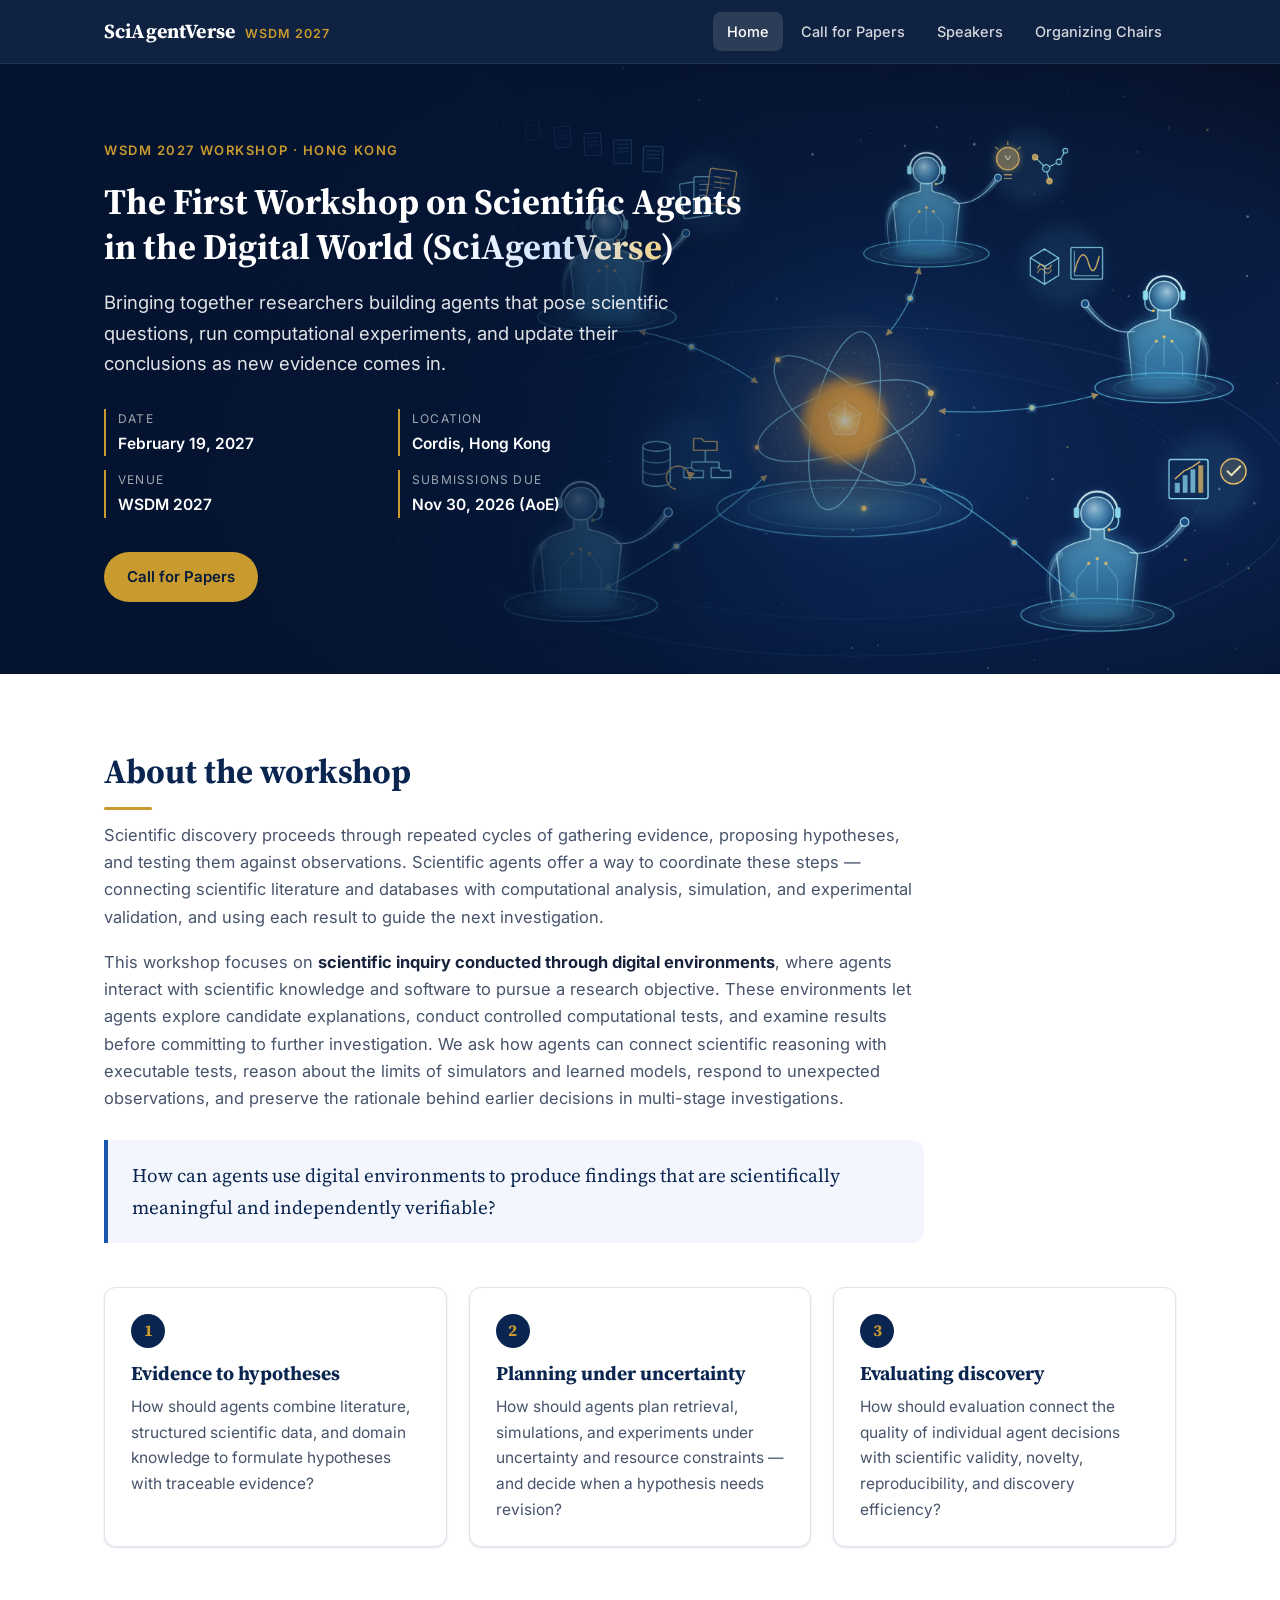
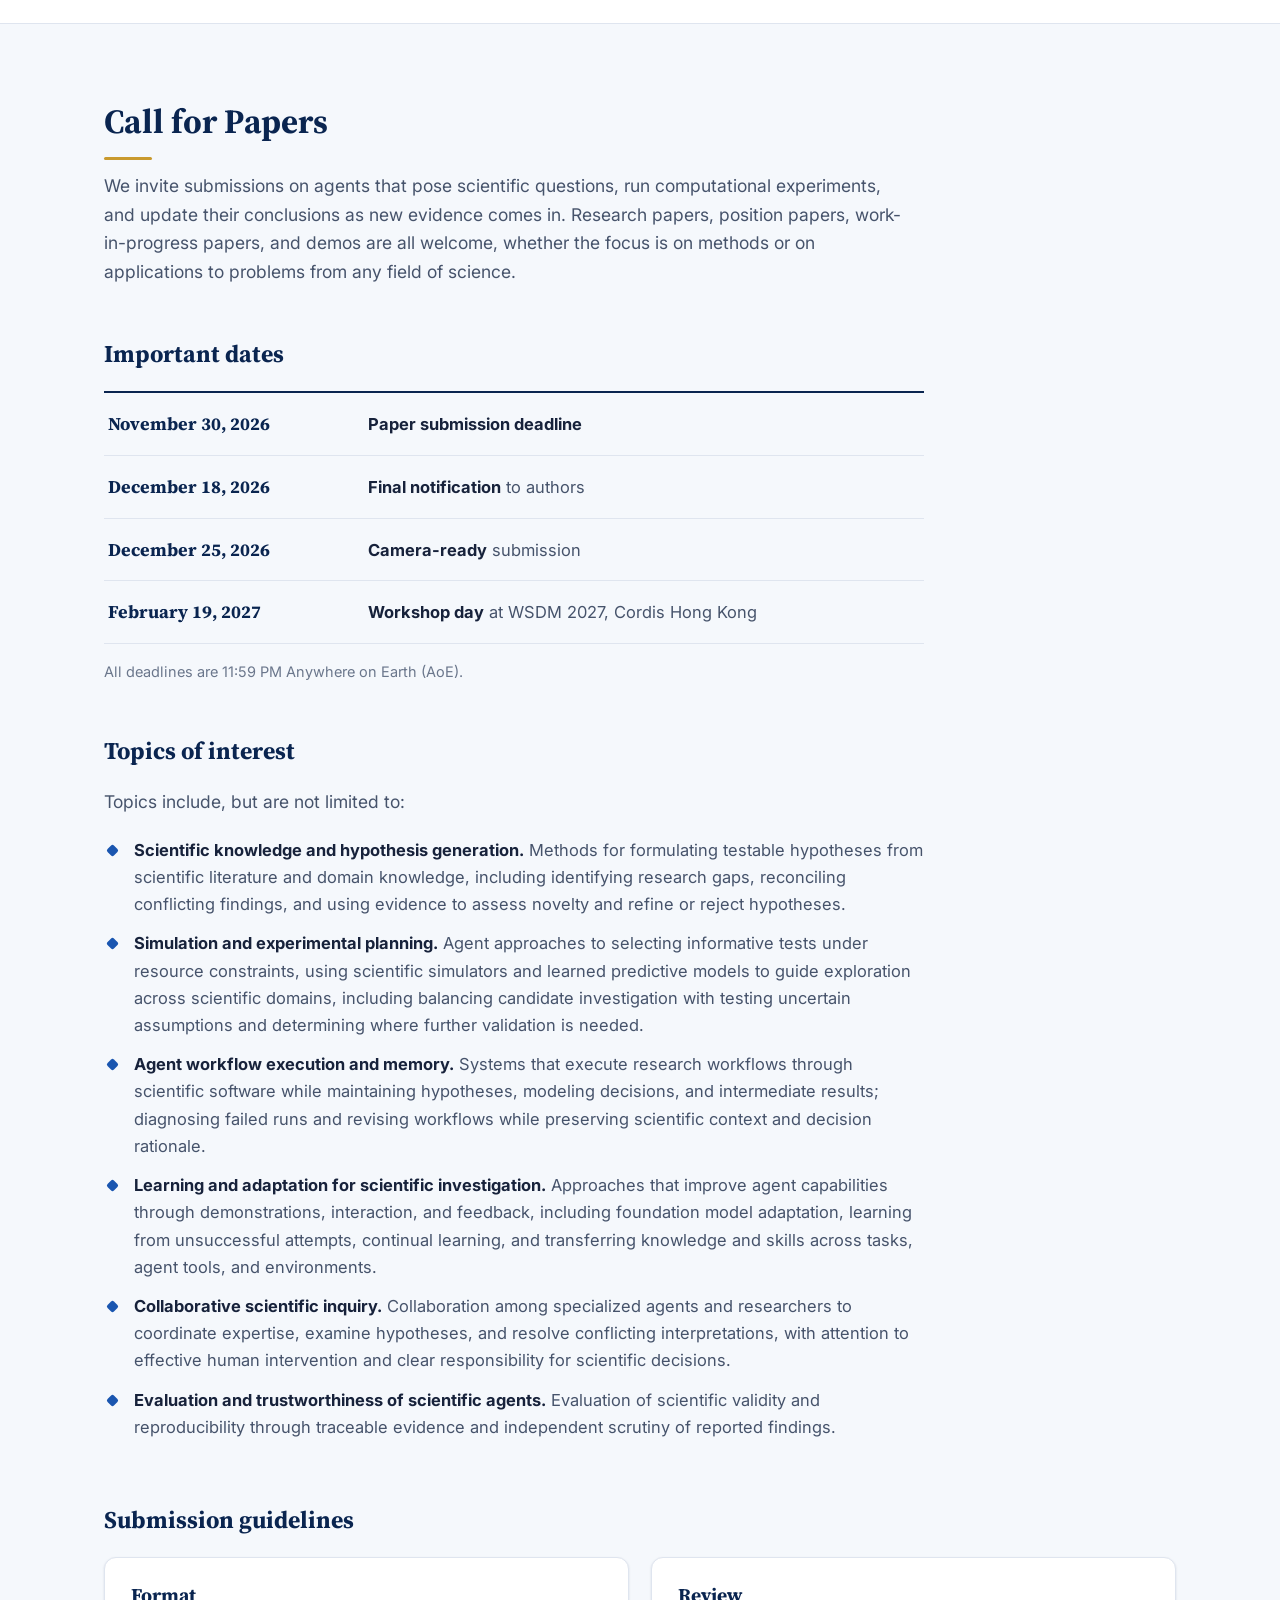
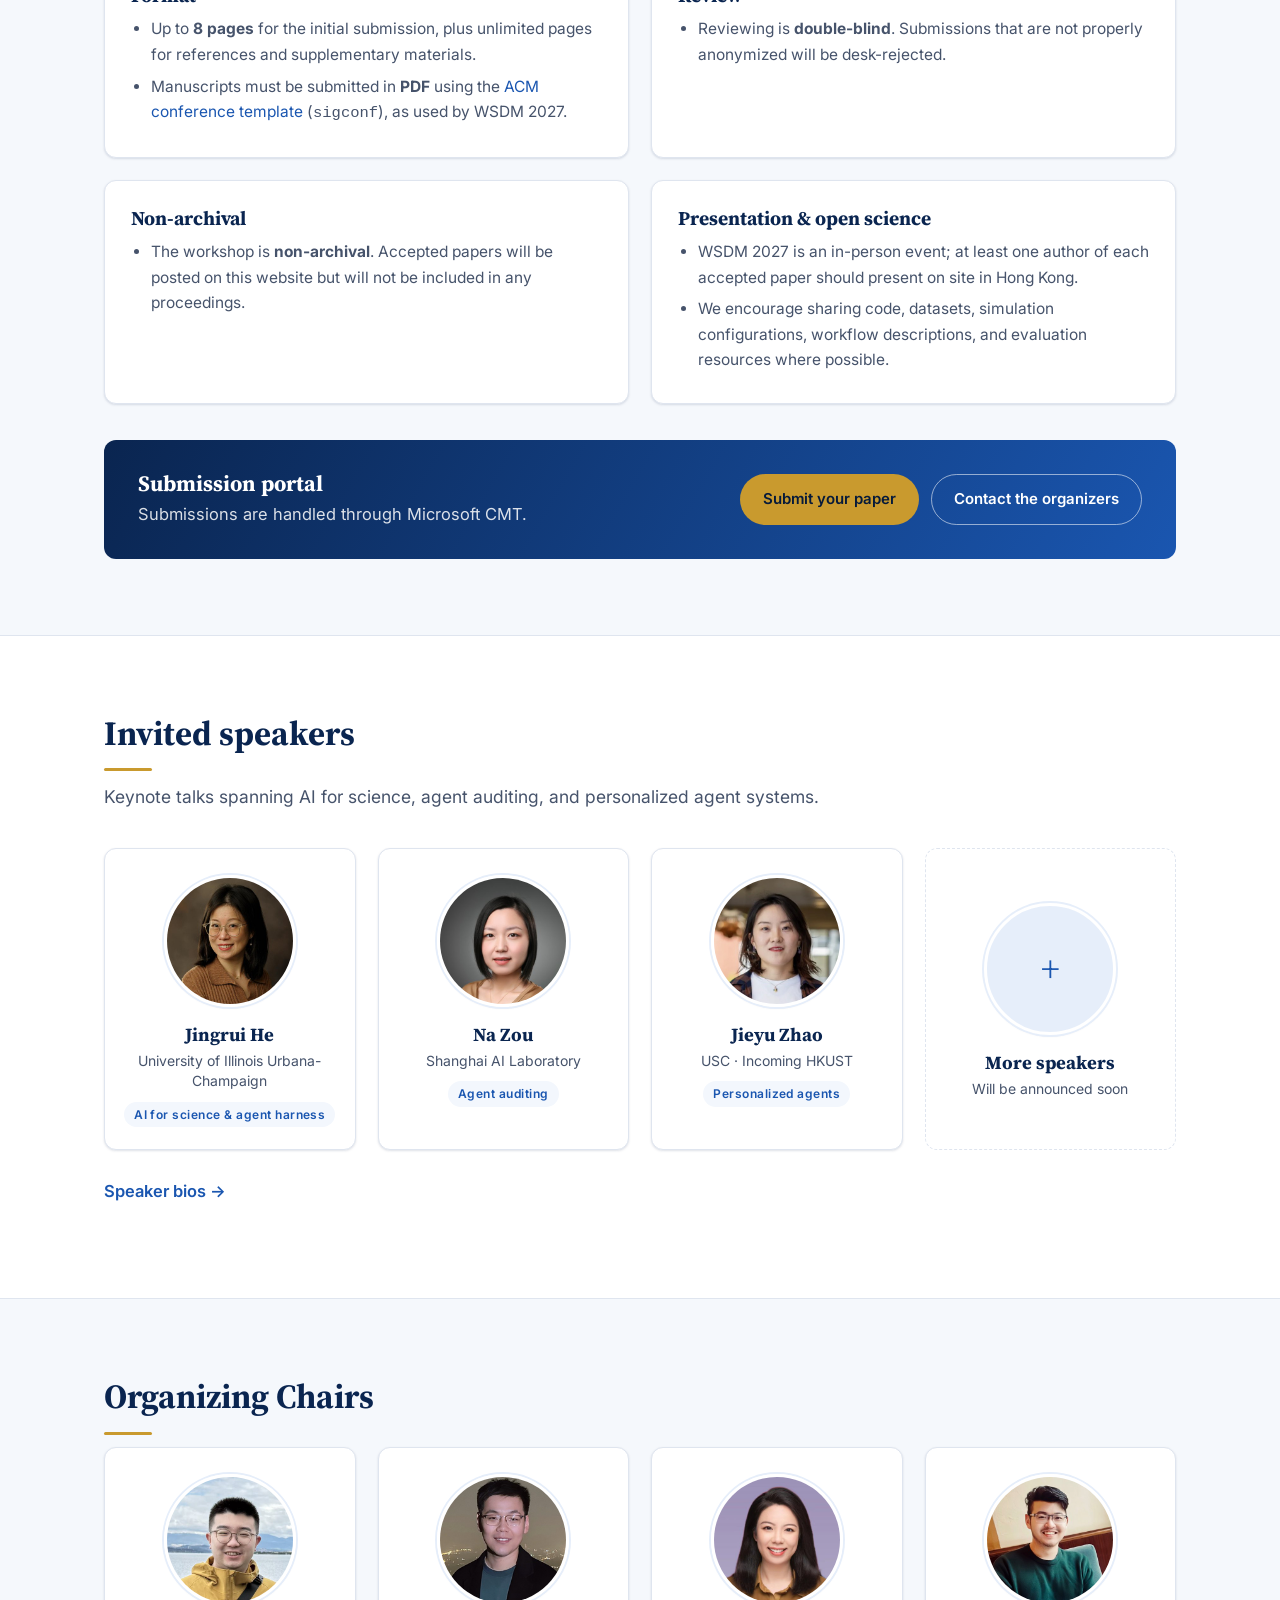
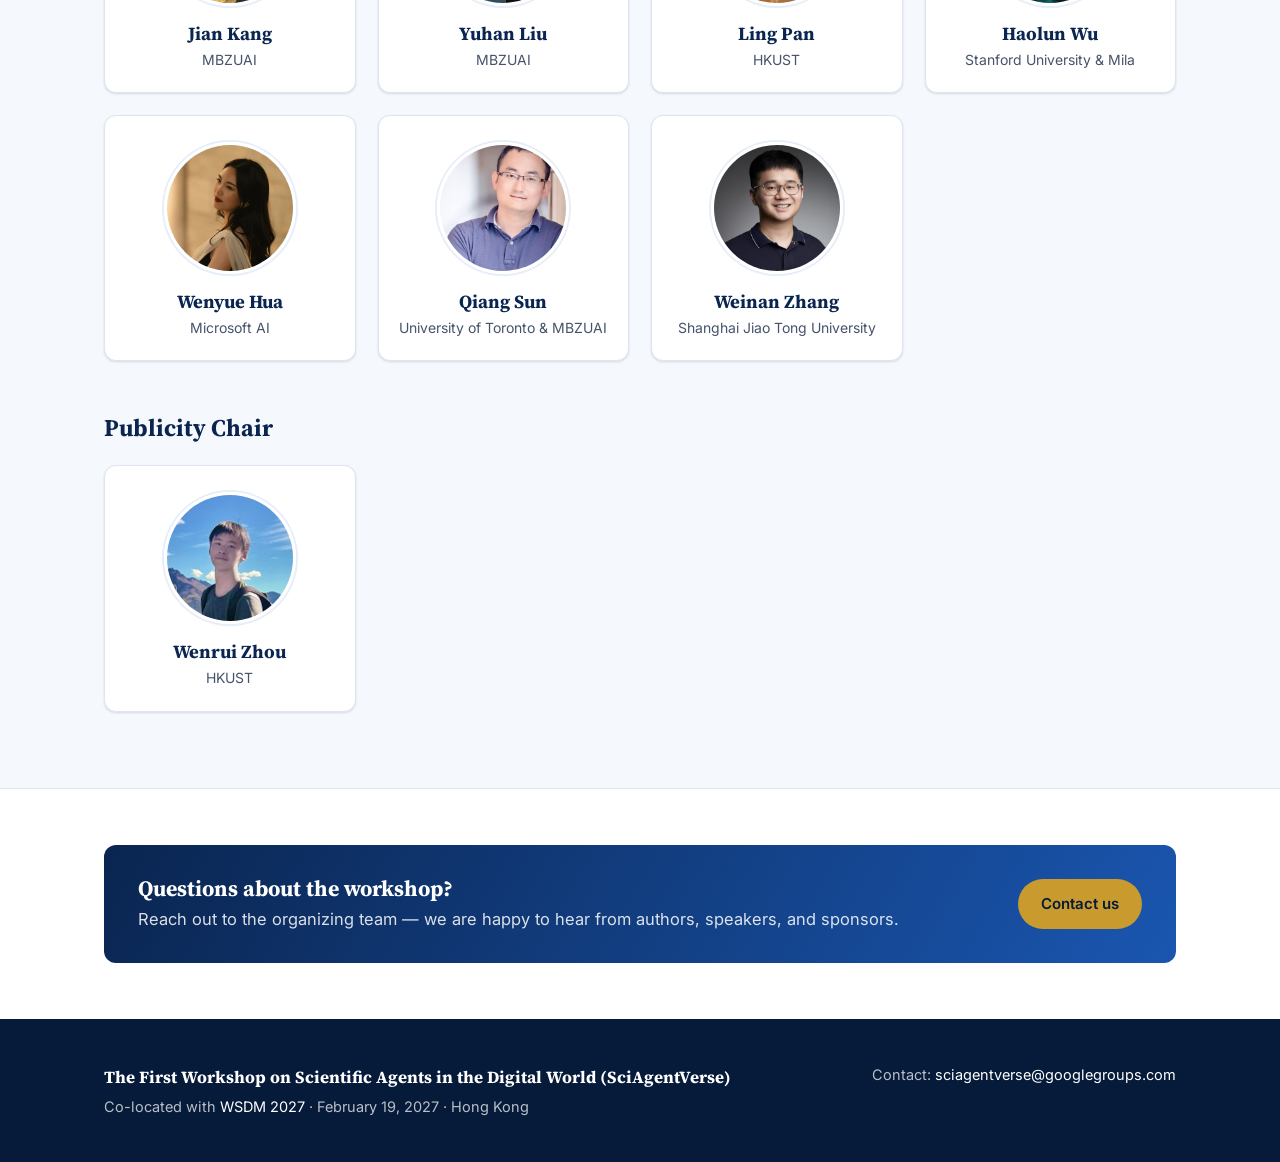
<file: index.html>
<!DOCTYPE html>
<html lang="en">
<head>
  <meta charset="UTF-8">
  <meta name="viewport" content="width=device-width, initial-scale=1.0">
  <title>The First Workshop on Scientific Agents in the Digital World (SciAgentVerse) · WSDM 2027</title>
  <meta name="description" content="The First Workshop on Scientific Agents in the Digital World (SciAgentVerse), co-located with WSDM 2027 in Hong Kong on February 19, 2027.">
  <meta property="og:title" content="The First Workshop on Scientific Agents in the Digital World (SciAgentVerse) · WSDM 2027">
  <meta property="og:description" content="Agents that pose scientific questions, run computational experiments, and update their conclusions as new evidence comes in. February 19, 2027 · Hong Kong.">
  <meta property="og:image" content="assets/img/hero-1000-new.jpg">
  <link rel="icon" href="assets/favicon.svg" type="image/svg+xml">
  <link rel="preconnect" href="https://fonts.googleapis.com">
  <link rel="preconnect" href="https://fonts.gstatic.com" crossorigin>
  <link href="https://fonts.googleapis.com/css2?family=Inter:wght@400;500;600;700&family=Source+Serif+4:opsz,wght@8..60,600;8..60,700&display=swap" rel="stylesheet">
  <link rel="stylesheet" href="css/style.css">
</head>
<body>

<nav class="site-nav">
  <div class="container">
    <a class="brand" href="index.html"><span class="name">SciAgentVerse</span><span class="venue">WSDM 2027</span></a>
    <button class="nav-toggle" aria-label="Toggle navigation" aria-expanded="false">&#9776;</button>
    <ul class="nav-links">
      <li><a href="index.html" class="active">Home</a></li>
      <li><a href="#cfp">Call for Papers</a></li>
      <li><a href="speakers.html">Speakers</a></li>
      <li><a href="#organizers">Organizing Chairs</a></li>
    </ul>
  </div>
</nav>

<section class="hero">
  <div class="container">
    <div class="hero-content">
      <span class="eyebrow">WSDM 2027 Workshop &middot; Hong Kong</span>
      <h1><span class="h1-full">The First Workshop on Scientific Agents in the Digital World</span> (<span class="h1-acronym">SciAgentVerse</span>)</h1>
      <p class="tagline">Bringing together researchers building agents that pose scientific questions, run computational experiments, and update their conclusions as new evidence comes in.</p>
      <dl class="hero-meta">
        <div><dt>Date</dt><dd>February 19, 2027</dd></div>
        <div><dt>Location</dt><dd>Cordis, Hong Kong</dd></div>
        <div><dt>Venue</dt><dd><a href="https://wsdm-conference.org/2027/" target="_blank" rel="noopener">WSDM 2027</a></dd></div>
        <div><dt>Submissions due</dt><dd>Nov 30, 2026 (AoE)</dd></div>
      </dl>
      <div class="btn-row">
        <a class="btn btn-primary" href="#cfp">Call for Papers</a>
      </div>
    </div>
  </div>
</section>

<section class="block" id="about">
  <div class="container">
    <h2 class="section-title">About the workshop</h2>
    <div class="prose">
      <p>Scientific discovery proceeds through repeated cycles of gathering evidence, proposing hypotheses, and testing them against observations. Scientific agents offer a way to coordinate these steps &mdash; connecting scientific literature and databases with computational analysis, simulation, and experimental validation, and using each result to guide the next investigation.</p>
      <p>This workshop focuses on <strong>scientific inquiry conducted through digital environments</strong>, where agents interact with scientific knowledge and software to pursue a research objective. These environments let agents explore candidate explanations, conduct controlled computational tests, and examine results before committing to further investigation. We ask how agents can connect scientific reasoning with executable tests, reason about the limits of simulators and learned models, respond to unexpected observations, and preserve the rationale behind earlier decisions in multi-stage investigations.</p>
    </div>
    <p class="highlight">How can agents use digital environments to produce findings that are scientifically meaningful and independently verifiable?</p>

    <div class="grid grid-3" style="margin-top:44px;">
      <div class="card">
        <span class="num">1</span>
        <h3>Evidence to hypotheses</h3>
        <p>How should agents combine literature, structured scientific data, and domain knowledge to formulate hypotheses with traceable evidence?</p>
      </div>
      <div class="card">
        <span class="num">2</span>
        <h3>Planning under uncertainty</h3>
        <p>How should agents plan retrieval, simulations, and experiments under uncertainty and resource constraints &mdash; and decide when a hypothesis needs revision?</p>
      </div>
      <div class="card">
        <span class="num">3</span>
        <h3>Evaluating discovery</h3>
        <p>How should evaluation connect the quality of individual agent decisions with scientific validity, novelty, reproducibility, and discovery efficiency?</p>
      </div>
    </div>
  </div>
</section>

<section class="block alt" id="cfp">
  <div class="container">
    <h2 class="section-title">Call for Papers</h2>
    <p class="section-lead">We invite submissions on agents that pose scientific questions, run computational experiments, and update their conclusions as new evidence comes in. Research papers, position papers, work-in-progress papers, and demos are all welcome, whether the focus is on methods or on applications to problems from any field of science.</p>

    <h3 class="subhead" id="dates">Important dates</h3>
    <ul class="dates">
      <li><span class="date">November 30, 2026</span><span class="what"><strong>Paper submission deadline</strong></span></li>
      <li><span class="date">December 18, 2026</span><span class="what"><strong>Final notification</strong> to authors</span></li>
      <li><span class="date">December 25, 2026</span><span class="what"><strong>Camera-ready</strong> submission</span></li>
      <li><span class="date">February 19, 2027</span><span class="what"><strong>Workshop day</strong> at WSDM 2027, Cordis Hong Kong</span></li>
    </ul>
    <p class="note">All deadlines are 11:59 PM Anywhere on Earth (AoE).</p>

    <h3 class="subhead" id="topics">Topics of interest</h3>
    <p class="section-lead" style="margin-bottom:20px;">Topics include, but are not limited to:</p>
    <ul class="check-list">
      <li><strong>Scientific knowledge and hypothesis generation.</strong> Methods for formulating testable hypotheses from scientific literature and domain knowledge, including identifying research gaps, reconciling conflicting findings, and using evidence to assess novelty and refine or reject hypotheses.</li>
      <li><strong>Simulation and experimental planning.</strong> Agent approaches to selecting informative tests under resource constraints, using scientific simulators and learned predictive models to guide exploration across scientific domains, including balancing candidate investigation with testing uncertain assumptions and determining where further validation is needed.</li>
      <li><strong>Agent workflow execution and memory.</strong> Systems that execute research workflows through scientific software while maintaining hypotheses, modeling decisions, and intermediate results; diagnosing failed runs and revising workflows while preserving scientific context and decision rationale.</li>
      <li><strong>Learning and adaptation for scientific investigation.</strong> Approaches that improve agent capabilities through demonstrations, interaction, and feedback, including foundation model adaptation, learning from unsuccessful attempts, continual learning, and transferring knowledge and skills across tasks, agent tools, and environments.</li>
      <li><strong>Collaborative scientific inquiry.</strong> Collaboration among specialized agents and researchers to coordinate expertise, examine hypotheses, and resolve conflicting interpretations, with attention to effective human intervention and clear responsibility for scientific decisions.</li>
      <li><strong>Evaluation and trustworthiness of scientific agents.</strong> Evaluation of scientific validity and reproducibility through traceable evidence and independent scrutiny of reported findings.</li>
    </ul>

    <h3 class="subhead" id="submit">Submission guidelines</h3>
    <div class="info-grid">
      <div class="card">
        <h3>Format</h3>
        <ul>
          <li>Up to <strong>8 pages</strong> for the initial submission, plus unlimited pages for references and supplementary materials.</li>
          <li>Manuscripts must be submitted in <strong>PDF</strong> using the <a href="https://www.acm.org/publications/proceedings-template" target="_blank" rel="noopener">ACM conference template</a> (<code>sigconf</code>), as used by WSDM 2027.</li>
        </ul>
      </div>
      <div class="card">
        <h3>Review</h3>
        <ul>
          <li>Reviewing is <strong>double-blind</strong>. Submissions that are not properly anonymized will be desk-rejected.</li>
        </ul>
      </div>
      <div class="card">
        <h3>Non-archival</h3>
        <ul>
          <li>The workshop is <strong>non-archival</strong>. Accepted papers will be posted on this website but will not be included in any proceedings.</li>
        </ul>
      </div>
      <div class="card">
        <h3>Presentation &amp; open science</h3>
        <ul>
          <li>WSDM 2027 is an in-person event; at least one author of each accepted paper should present on site in Hong Kong.</li>
          <li>We encourage sharing code, datasets, simulation configurations, workflow descriptions, and evaluation resources where possible.</li>
        </ul>
      </div>
    </div>

    <div class="cta" style="margin-top:36px;">
      <div>
        <h3>Submission portal</h3>
        <p>Submissions are handled through Microsoft CMT.</p>
      </div>
      <div class="btn-row">
        <a class="btn btn-primary" href="https://cmt3.research.microsoft.com/WSDM2027/Track/18/Submission/Create" target="_blank" rel="noopener">Submit your paper</a>
        <a class="btn btn-ghost" href="mailto:sciagentverse@googlegroups.com?subject=WSDM%202027%20SciAgentVerse%20Workshop">Contact the organizers</a>
      </div>
    </div>
  </div>
</section>

<section class="block" id="speakers">
  <div class="container">
    <h2 class="section-title">Invited speakers</h2>
    <p class="section-lead">Keynote talks spanning AI for science, agent auditing, and personalized agent systems.</p>
    <div class="people">
      <a class="person" href="speakers.html#jingrui-he"><img src="assets/img/people/jingrui-he.jpg" alt="Jingrui He" loading="lazy"><span class="pname">Jingrui He</span><span class="prole">University of Illinois Urbana-Champaign</span><span class="ptag">AI for science &amp; agent harness</span></a>
      <a class="person" href="speakers.html#na-zou"><img src="assets/img/people/na-zou.jpg" alt="Na Zou" loading="lazy"><span class="pname">Na Zou</span><span class="prole">Shanghai AI Laboratory</span><span class="ptag">Agent auditing</span></a>
      <a class="person" href="speakers.html#jieyu-zhao"><img src="assets/img/people/jieyu-zhao.jpg" alt="Jieyu Zhao" loading="lazy"><span class="pname">Jieyu Zhao</span><span class="prole">USC &middot; Incoming HKUST</span><span class="ptag">Personalized agents</span></a>
      <div class="person tba"><span class="placeholder">+</span><span class="pname">More speakers</span><span class="prole">Will be announced soon</span></div>
    </div>
    <p class="more-link"><a href="speakers.html">Speaker bios &rarr;</a></p>
  </div>
</section>

<section class="block alt" id="organizers">
  <div class="container">
    <h2 class="section-title">Organizing Chairs</h2>
    <div class="people">
      <a class="person" href="https://jiank2.github.io/" target="_blank" rel="noopener"><img src="assets/img/people/jian-kang.jpg" alt="Jian Kang" loading="lazy"><span class="pname">Jian Kang</span><span class="prole">MBZUAI</span></a>
      <a class="person" href="https://liuyuhan31.github.io/" target="_blank" rel="noopener"><img src="assets/img/people/yuhan-liu.jpg" alt="Yuhan Liu" loading="lazy"><span class="pname">Yuhan Liu</span><span class="prole">MBZUAI</span></a>
      <a class="person" href="https://ling-pan.github.io/" target="_blank" rel="noopener"><img src="assets/img/people/ling-pan.jpg" alt="Ling Pan" loading="lazy"><span class="pname">Ling Pan</span><span class="prole">HKUST</span></a>
      <a class="person" href="https://haolun-wu.github.io/" target="_blank" rel="noopener"><img src="assets/img/people/haolun-wu.jpg" alt="Haolun Wu" loading="lazy"><span class="pname">Haolun Wu</span><span class="prole">Stanford University &amp; Mila</span></a>
      <a class="person" href="https://wenyueh.github.io/en/" target="_blank" rel="noopener"><img src="assets/img/people/wenyue-hua.jpg" alt="Wenyue Hua" loading="lazy"><span class="pname">Wenyue Hua</span><span class="prole">Microsoft AI</span></a>
      <a class="person" href="https://sites.google.com/view/qsun" target="_blank" rel="noopener"><img src="assets/img/people/qiang-sun.jpg" alt="Qiang Sun" loading="lazy"><span class="pname">Qiang Sun</span><span class="prole">University of Toronto &amp; MBZUAI</span></a>
      <a class="person" href="https://wnzhang.net/" target="_blank" rel="noopener"><img src="assets/img/people/weinan-zhang.jpg" alt="Weinan Zhang" loading="lazy"><span class="pname">Weinan Zhang</span><span class="prole">Shanghai Jiao Tong University</span></a>
    </div>

    <h3 class="subhead">Publicity Chair</h3>
    <div class="people">
      <a class="person" href="https://scholar.google.com/citations?user=5chCL_gAAAAJ" target="_blank" rel="noopener"><img src="assets/img/people/wenrui-zhou.jpg" alt="Wenrui Zhou" loading="lazy"><span class="pname">Wenrui Zhou</span><span class="prole">HKUST</span></a>
    </div>
  </div>
</section>

<section class="block tight">
  <div class="container">
    <div class="cta">
      <div>
        <h3>Questions about the workshop?</h3>
        <p>Reach out to the organizing team &mdash; we are happy to hear from authors, speakers, and sponsors.</p>
      </div>
      <a class="btn btn-primary" href="mailto:sciagentverse@googlegroups.com?subject=WSDM%202027%20Scientific%20Agents%20Workshop">Contact us</a>
    </div>
  </div>
</section>

<footer class="site-footer">
  <div class="container">
    <div>
      <div class="ft-title">The First Workshop on Scientific Agents in the Digital World (SciAgentVerse)</div>
      <div>Co-located with <a href="https://wsdm-conference.org/2027/" target="_blank" rel="noopener">WSDM 2027</a> · February 19, 2027 · Hong Kong</div>
    </div>
    <div>Contact: <a href="mailto:sciagentverse@googlegroups.com">sciagentverse@googlegroups.com</a></div>
  </div>
</footer>

<script src="js/main.js"></script>
</body>
</html>
</file>
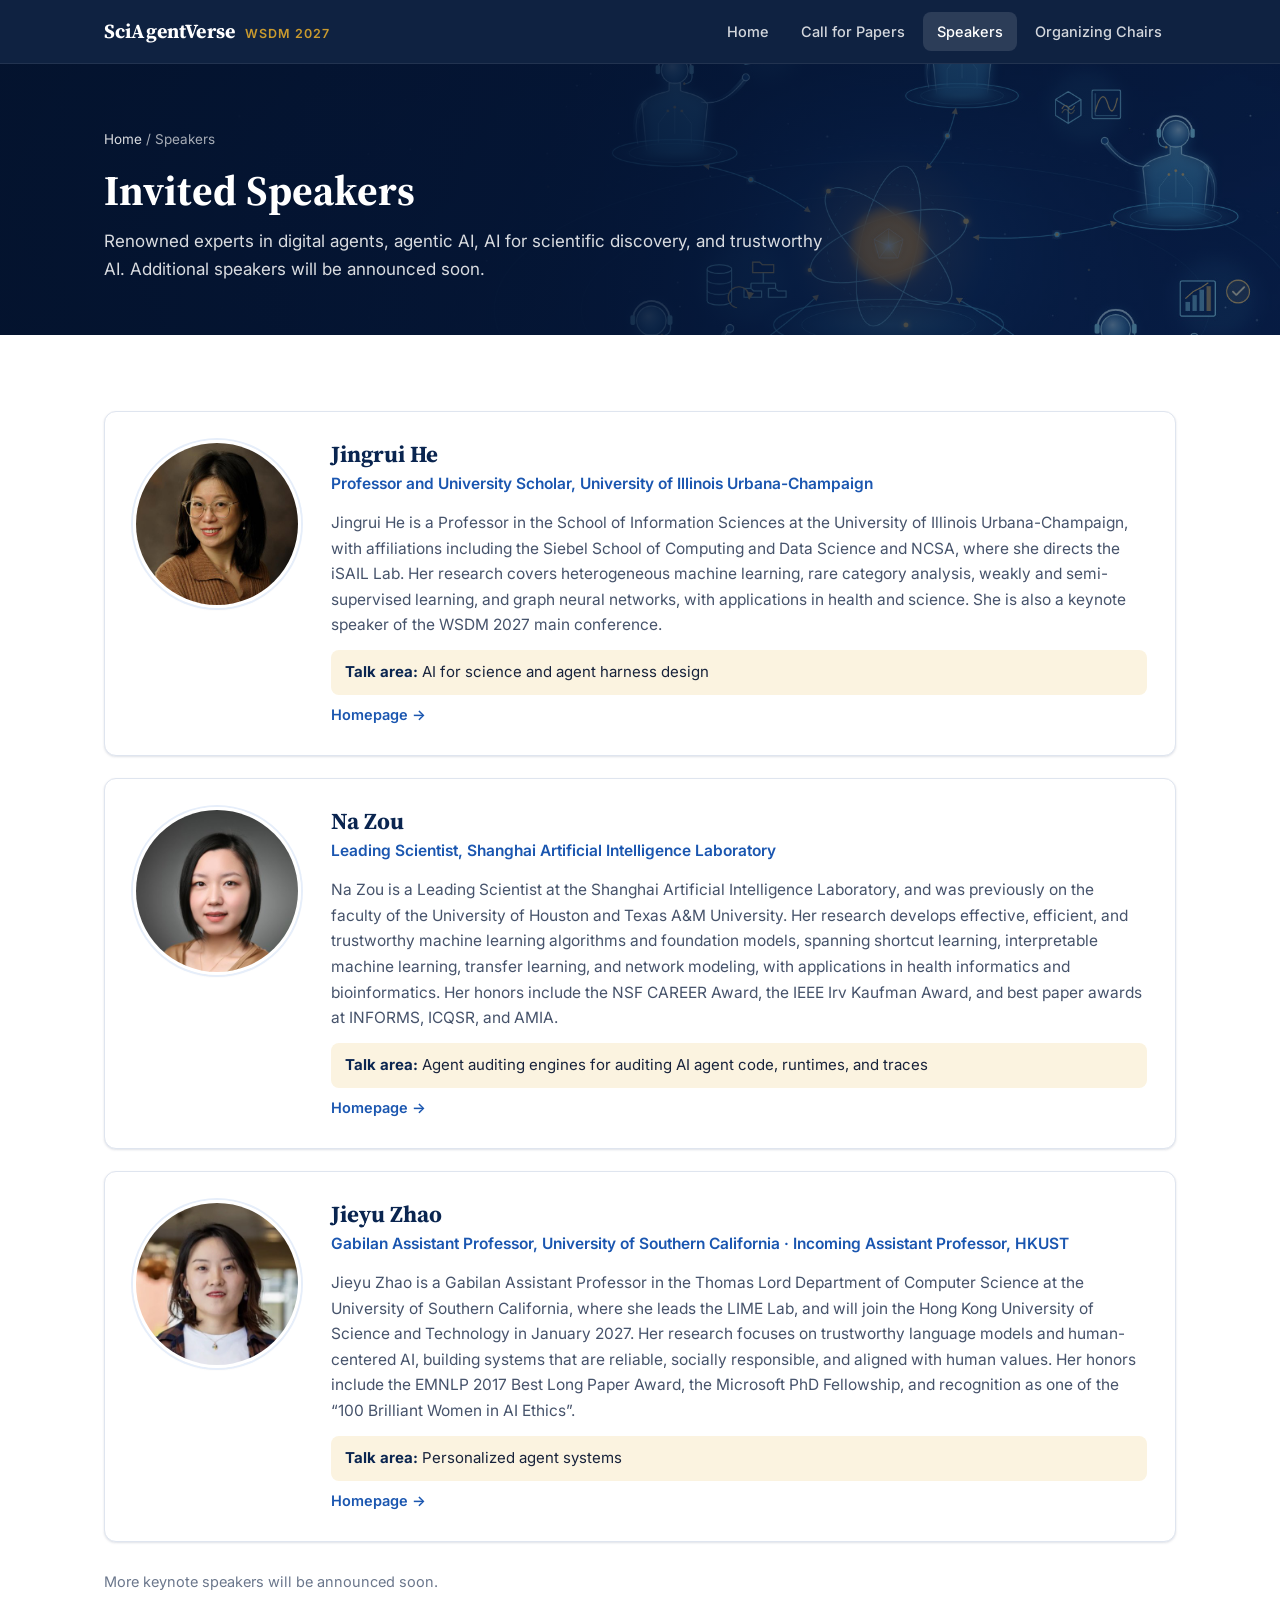
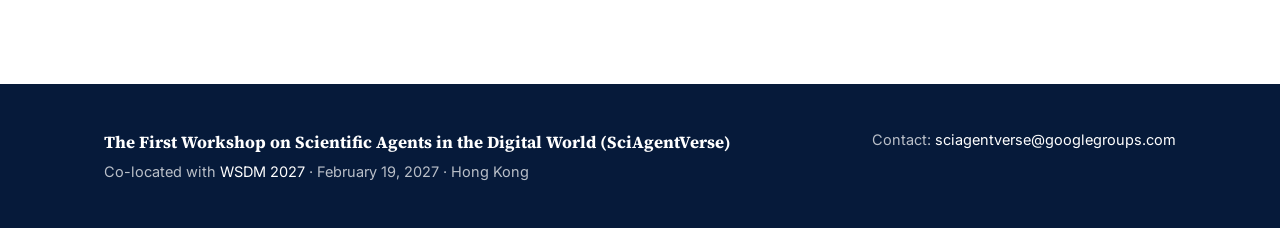
<file: speakers.html>
<!DOCTYPE html>
<html lang="en">
<head>
  <meta charset="UTF-8">
  <meta name="viewport" content="width=device-width, initial-scale=1.0">
  <title>Speakers — SciAgentVerse @ WSDM 2027</title>
  <meta name="description" content="Invited speakers of the First Workshop on Scientific Agents in the Digital World (SciAgentVerse) at WSDM 2027, Hong Kong.">
  <link rel="icon" href="assets/favicon.svg" type="image/svg+xml">
  <link rel="preconnect" href="https://fonts.googleapis.com">
  <link rel="preconnect" href="https://fonts.gstatic.com" crossorigin>
  <link href="https://fonts.googleapis.com/css2?family=Inter:wght@400;500;600;700&family=Source+Serif+4:opsz,wght@8..60,600;8..60,700&display=swap" rel="stylesheet">
  <link rel="stylesheet" href="css/style.css">
</head>
<body>

<nav class="site-nav">
  <div class="container">
    <a class="brand" href="index.html"><span class="name">SciAgentVerse</span><span class="venue">WSDM 2027</span></a>
    <button class="nav-toggle" aria-label="Toggle navigation" aria-expanded="false">&#9776;</button>
    <ul class="nav-links">
      <li><a href="index.html">Home</a></li>
      <li><a href="index.html#cfp">Call for Papers</a></li>
      <li><a href="speakers.html" class="active">Speakers</a></li>
      <li><a href="index.html#organizers">Organizing Chairs</a></li>
    </ul>
  </div>
</nav>

<header class="page-header">
  <div class="container">
    <div class="breadcrumb"><a href="index.html">Home</a> / Speakers</div>
    <h1>Invited Speakers</h1>
    <p>Renowned experts in digital agents, agentic AI, AI for scientific discovery, and trustworthy AI. Additional speakers will be announced soon.</p>
  </div>
</header>

<section class="block">
  <div class="container">
    <div class="bio-list">

      <article class="bio" id="jingrui-he">
        <img src="assets/img/people/jingrui-he.jpg" alt="Jingrui He" loading="lazy">
        <div>
          <h3><a href="https://www.hejingrui.org/" target="_blank" rel="noopener">Jingrui He</a></h3>
          <div class="affil">Professor and University Scholar, University of Illinois Urbana-Champaign</div>
          <p>Jingrui He is a Professor in the School of Information Sciences at the University of Illinois Urbana-Champaign, with affiliations including the Siebel School of Computing and Data Science and NCSA, where she directs the iSAIL Lab. Her research covers heterogeneous machine learning, rare category analysis, weakly and semi-supervised learning, and graph neural networks, with applications in health and science. She is also a keynote speaker of the WSDM 2027 main conference.</p>
          <div class="talk"><b>Talk area:</b> AI for science and agent harness design</div>
          <div class="links"><a href="https://www.hejingrui.org/" target="_blank" rel="noopener">Homepage &rarr;</a></div>
        </div>
      </article>

      <article class="bio" id="na-zou">
        <img src="assets/img/people/na-zou.jpg" alt="Na Zou" loading="lazy">
        <div>
          <h3><a href="https://nzou1.github.io/" target="_blank" rel="noopener">Na Zou</a></h3>
          <div class="affil">Leading Scientist, Shanghai Artificial Intelligence Laboratory</div>
          <p>Na Zou is a Leading Scientist at the Shanghai Artificial Intelligence Laboratory, and was previously on the faculty of the University of Houston and Texas A&amp;M University. Her research develops effective, efficient, and trustworthy machine learning algorithms and foundation models, spanning shortcut learning, interpretable machine learning, transfer learning, and network modeling, with applications in health informatics and bioinformatics. Her honors include the NSF CAREER Award, the IEEE Irv Kaufman Award, and best paper awards at INFORMS, ICQSR, and AMIA.</p>
          <div class="talk"><b>Talk area:</b> Agent auditing engines for auditing AI agent code, runtimes, and traces</div>
          <div class="links"><a href="https://nzou1.github.io/" target="_blank" rel="noopener">Homepage &rarr;</a></div>
        </div>
      </article>

      <article class="bio" id="jieyu-zhao">
        <img src="assets/img/people/jieyu-zhao.jpg" alt="Jieyu Zhao" loading="lazy">
        <div>
          <h3><a href="https://jyzhao.net/" target="_blank" rel="noopener">Jieyu Zhao</a></h3>
          <div class="affil">Gabilan Assistant Professor, University of Southern California &middot; Incoming Assistant Professor, HKUST</div>
          <p>Jieyu Zhao is a Gabilan Assistant Professor in the Thomas Lord Department of Computer Science at the University of Southern California, where she leads the LIME Lab, and will join the Hong Kong University of Science and Technology in January 2027. Her research focuses on trustworthy language models and human-centered AI, building systems that are reliable, socially responsible, and aligned with human values. Her honors include the EMNLP 2017 Best Long Paper Award, the Microsoft PhD Fellowship, and recognition as one of the &ldquo;100 Brilliant Women in AI Ethics&rdquo;.</p>
          <div class="talk"><b>Talk area:</b> Personalized agent systems</div>
          <div class="links"><a href="https://jyzhao.net/" target="_blank" rel="noopener">Homepage &rarr;</a></div>
        </div>
      </article>

    </div>
    <p class="note" style="margin-top:28px;">More keynote speakers will be announced soon.</p>
  </div>
</section>

<footer class="site-footer">
  <div class="container">
    <div>
      <div class="ft-title">The First Workshop on Scientific Agents in the Digital World (SciAgentVerse)</div>
      <div>Co-located with <a href="https://wsdm-conference.org/2027/" target="_blank" rel="noopener">WSDM 2027</a> · February 19, 2027 · Hong Kong</div>
    </div>
    <div>Contact: <a href="mailto:sciagentverse@googlegroups.com">sciagentverse@googlegroups.com</a></div>
  </div>
</footer>

<script src="js/main.js"></script>
</body>
</html>
</file>
<file: css/style.css>
/* ==========================================================================
   SciAgentVerse @ WSDM 2027 — shared stylesheet
   Palette drawn from the hero image: deep navy, scientific blue, warm gold.
   ========================================================================== */

:root {
  --navy-900: #061a3a;
  --navy-800: #0a2550;
  --navy-700: #0f3470;
  --blue-600: #1a56b0;
  --blue-500: #2a6fd1;
  --blue-100: #e6eefa;
  --blue-50:  #f3f7fd;
  --gold-500: #c99a2e;
  --gold-100: #fbf3e0;

  --ink:      #17223b;
  --ink-soft: #46536b;
  --ink-mute: #6b778c;
  --line:     #dfe5ef;
  --bg:       #ffffff;
  --bg-alt:   #f5f8fc;

  --radius: 12px;
  --shadow-sm: 0 1px 2px rgba(10, 37, 80, .06), 0 1px 3px rgba(10, 37, 80, .08);
  --shadow-md: 0 6px 24px rgba(10, 37, 80, .10);

  --serif: "Source Serif 4", Georgia, "Times New Roman", serif;
  --sans: "Inter", -apple-system, BlinkMacSystemFont, "Segoe UI", Roboto, "Helvetica Neue", Arial, sans-serif;
  --maxw: 1120px;
  --nav-h: 64px;
}

*, *::before, *::after { box-sizing: border-box; }
html { scroll-behavior: smooth; scroll-padding-top: calc(var(--nav-h) + 16px); }
body {
  margin: 0;
  font-family: var(--sans);
  font-size: 16.5px;
  line-height: 1.65;
  color: var(--ink);
  background: var(--bg);
  -webkit-font-smoothing: antialiased;
}
img { max-width: 100%; display: block; }
a { color: var(--blue-600); text-decoration: none; }
a:hover { text-decoration: underline; }
h1, h2, h3 { font-family: var(--serif); color: var(--navy-800); line-height: 1.25; margin: 0 0 .5em; }
p { margin: 0 0 1em; }

.container { max-width: var(--maxw); margin: 0 auto; padding: 0 24px; }

/* ---------- Navigation ---------- */
.site-nav {
  position: sticky; top: 0; z-index: 50;
  height: var(--nav-h);
  background: rgba(6, 26, 58, .96);
  backdrop-filter: saturate(140%) blur(8px);
  border-bottom: 1px solid rgba(255, 255, 255, .08);
}
.site-nav .container { height: 100%; display: flex; align-items: center; justify-content: space-between; gap: 24px; }
.brand { display: flex; align-items: baseline; gap: 10px; color: #fff; font-weight: 700; letter-spacing: .01em; }
.brand:hover { text-decoration: none; }
.brand .name { font-family: var(--serif); font-size: 20px; }
.brand .venue { font-size: 12.5px; font-weight: 600; color: var(--gold-500); letter-spacing: .08em; text-transform: uppercase; }
.nav-links { display: flex; gap: 4px; list-style: none; margin: 0; padding: 0; }
.nav-links a {
  display: block; padding: 8px 14px; border-radius: 8px;
  color: rgba(255, 255, 255, .82); font-size: 14.5px; font-weight: 500;
}
.nav-links a:hover { color: #fff; background: rgba(255, 255, 255, .08); text-decoration: none; }
.nav-links a.active { color: #fff; background: rgba(255, 255, 255, .12); }
.nav-toggle {
  display: none; background: none; border: 0; color: #fff; font-size: 24px;
  cursor: pointer; padding: 6px 10px; border-radius: 8px;
}

@media (max-width: 860px) {
  .nav-toggle { display: block; }
  .nav-links {
    display: none; position: absolute; top: var(--nav-h); left: 0; right: 0;
    flex-direction: column; gap: 0; padding: 8px 16px 16px;
    background: var(--navy-900); border-bottom: 1px solid rgba(255, 255, 255, .08);
  }
  .nav-links.open { display: flex; }
  .nav-links a { padding: 12px 8px; }
}

/* ---------- Hero ---------- */
.hero {
  position: relative; overflow: hidden;
  min-height: 560px;
  display: flex; align-items: center;
  color: #fff;
  background: var(--navy-900) url("../assets/img/hero-1000-new.jpg") right center / cover no-repeat;
}
.hero::before {
  content: ""; position: absolute; inset: 0;
  background: linear-gradient(90deg, rgba(4, 20, 48, .92) 0%, rgba(4, 22, 54, .78) 38%, rgba(4, 24, 60, .25) 70%, rgba(4, 24, 60, 0) 100%);
}
.hero .container { position: relative; width: 100%; padding-top: 72px; padding-bottom: 72px; }
.hero-content { max-width: 640px; }
.eyebrow {
  display: inline-block; margin-bottom: 18px;
  font-size: 13px; font-weight: 600; letter-spacing: .12em; text-transform: uppercase;
  color: var(--gold-500);
}
.hero h1 { color: #fff; font-size: clamp(26px, 3vw, 36px); font-weight: 700; margin-bottom: 18px; }
.hero h1 .h1-acronym {
  background: linear-gradient(90deg, #ffffff 0%, #cfe2ff 55%, #f1d58e 100%);
  -webkit-background-clip: text; background-clip: text; color: transparent;
}
.hero .tagline { font-size: 18.5px; color: rgba(255, 255, 255, .88); max-width: 580px; margin-bottom: 30px; }
.hero-meta {
  display: grid; grid-template-columns: repeat(2, minmax(0, 1fr)); gap: 14px 28px;
  max-width: 560px; margin: 0 0 34px; padding: 0;
}
.hero-meta div { border-left: 2px solid var(--gold-500); padding-left: 12px; }
.hero-meta dt { font-size: 12px; text-transform: uppercase; letter-spacing: .1em; color: rgba(255, 255, 255, .62); }
.hero-meta dd { margin: 2px 0 0; font-weight: 600; font-size: 15.5px; }
.hero-meta dd a { color: #fff; }
.btn-row { display: flex; flex-wrap: wrap; gap: 12px; }
.btn {
  display: inline-block; padding: 12px 22px; border-radius: 999px;
  font-weight: 600; font-size: 15px; border: 1px solid transparent;
  transition: background .15s, color .15s, border-color .15s;
}
.btn:hover { text-decoration: none; }
.btn-primary { background: var(--gold-500); color: var(--navy-900); }
.btn-primary:hover { background: #ddb04a; }
.btn-ghost { border-color: rgba(255, 255, 255, .55); color: #fff; }
.btn-ghost:hover { background: rgba(255, 255, 255, .1); }
.btn-outline { border-color: var(--blue-600); color: var(--blue-600); }
.btn-outline:hover { background: var(--blue-50); }

@media (max-width: 760px) {
  .hero { min-height: 0; background-position: 70% center; }
  .hero::before { background: linear-gradient(180deg, rgba(4, 20, 48, .80) 0%, rgba(4, 20, 48, .90) 100%); }
  .hero .container { padding-top: 56px; padding-bottom: 56px; }
  .hero-meta { grid-template-columns: 1fr; }
}

/* ---------- Page header (sub-pages) ---------- */
.page-header {
  position: relative; color: #fff; padding: 64px 0 52px;
  background: var(--navy-900) url("../assets/img/hero-1000-new.jpg") right center / cover no-repeat;
}
.page-header::before {
  content: ""; position: absolute; inset: 0;
  background: linear-gradient(90deg, rgba(4, 20, 48, .95) 0%, rgba(4, 22, 54, .85) 50%, rgba(4, 24, 60, .55) 100%);
}
.page-header .container { position: relative; }
.page-header h1 { color: #fff; font-size: clamp(30px, 4vw, 42px); margin-bottom: 10px; }
.page-header p { color: rgba(255, 255, 255, .85); max-width: 720px; margin: 0; font-size: 17px; }
.breadcrumb { font-size: 13.5px; color: rgba(255, 255, 255, .65); margin-bottom: 14px; }
.breadcrumb a { color: rgba(255, 255, 255, .85); }

/* ---------- Sections ---------- */
.block { padding: 76px 0; }
.block.alt { background: var(--bg-alt); border-top: 1px solid var(--line); border-bottom: 1px solid var(--line); }
.block.tight { padding: 56px 0; }
.section-title { font-size: clamp(26px, 3vw, 34px); margin-bottom: 12px; }
.section-title::after {
  content: ""; display: block; width: 48px; height: 3px; margin-top: 14px;
  background: var(--gold-500); border-radius: 2px;
}
.section-lead { color: var(--ink-soft); font-size: 17.5px; max-width: 800px; margin-bottom: 36px; }
.prose { max-width: 820px; color: var(--ink-soft); }
.prose p { margin-bottom: 1.1em; }
.prose strong { color: var(--ink); }
.highlight {
  margin: 28px 0 0; padding: 20px 24px; max-width: 820px;
  background: var(--blue-50); border-left: 4px solid var(--blue-600); border-radius: 0 var(--radius) var(--radius) 0;
  font-family: var(--serif); font-size: 19px; color: var(--navy-800);
}

/* ---------- Cards / grids ---------- */
.grid { display: grid; gap: 22px; }
.grid-3 { grid-template-columns: repeat(3, minmax(0, 1fr)); }
.grid-2 { grid-template-columns: repeat(2, minmax(0, 1fr)); }
@media (max-width: 900px) { .grid-3 { grid-template-columns: repeat(2, minmax(0, 1fr)); } }
@media (max-width: 620px) { .grid-3, .grid-2 { grid-template-columns: 1fr; } }

.card {
  background: #fff; border: 1px solid var(--line); border-radius: var(--radius);
  padding: 26px 26px 24px; box-shadow: var(--shadow-sm);
}
.card h3 { font-size: 19.5px; margin-bottom: 8px; }
.card p { color: var(--ink-soft); margin: 0; font-size: 15.5px; }
.card .num {
  display: inline-flex; align-items: center; justify-content: center;
  width: 34px; height: 34px; margin-bottom: 14px; border-radius: 50%;
  background: var(--navy-800); color: var(--gold-500); font-weight: 700; font-family: var(--serif);
}

/* ---------- Key dates ---------- */
.dates { list-style: none; margin: 0; padding: 0; max-width: 820px; border-top: 2px solid var(--navy-800); }
.dates li {
  display: grid; grid-template-columns: 240px minmax(0, 1fr); gap: 20px; align-items: baseline;
  padding: 16px 4px; border-bottom: 1px solid var(--line);
}
.dates .date { font-weight: 700; color: var(--navy-800); font-family: var(--serif); font-size: 18px; }
.dates .what { color: var(--ink-soft); }
.dates .what strong { color: var(--ink); }
.dates li.featured { background: var(--gold-100); padding-left: 14px; padding-right: 14px; }
.note { font-size: 14.5px; color: var(--ink-mute); margin-top: 16px; }
@media (max-width: 620px) { .dates li { grid-template-columns: 1fr; gap: 2px; } }

/* ---------- People ---------- */
.people { display: grid; gap: 22px; grid-template-columns: repeat(4, minmax(0, 1fr)); }
@media (max-width: 980px) { .people { grid-template-columns: repeat(3, minmax(0, 1fr)); } }
@media (max-width: 720px) { .people { grid-template-columns: repeat(2, minmax(0, 1fr)); } }
@media (max-width: 420px) { .people { grid-template-columns: 1fr; } }
.person {
  display: flex; flex-direction: column; align-items: center; text-align: center;
  padding: 26px 18px 22px; background: #fff; border: 1px solid var(--line);
  border-radius: var(--radius); box-shadow: var(--shadow-sm);
  color: inherit; transition: transform .15s, box-shadow .15s;
}
a.person:hover { text-decoration: none; transform: translateY(-2px); box-shadow: var(--shadow-md); }
.person img, .person .placeholder {
  width: 132px; height: 132px; border-radius: 50%; object-fit: cover; object-position: center top;
  border: 3px solid #fff; box-shadow: 0 0 0 2px var(--blue-100), var(--shadow-sm); margin-bottom: 16px;
}
.person .placeholder {
  display: flex; align-items: center; justify-content: center;
  background: linear-gradient(135deg, var(--navy-700), var(--blue-500)); color: #fff;
  font-family: var(--serif); font-size: 36px;
}
.person .pname { font-family: var(--serif); font-weight: 700; font-size: 18.5px; color: var(--navy-800); line-height: 1.3; }
.person .prole { font-size: 14px; color: var(--ink-soft); margin-top: 4px; line-height: 1.45; }
.person .ptag {
  margin-top: 10px; font-size: 12px; font-weight: 600; letter-spacing: .04em;
  color: var(--blue-600); background: var(--blue-50); padding: 3px 10px; border-radius: 999px;
}
.person.tba { border-style: dashed; background: transparent; box-shadow: none; justify-content: center; }
.person.tba .placeholder { background: var(--blue-100); color: var(--blue-600); }

/* Detailed bio rows (speakers / organizers pages) */
.bio-list { display: flex; flex-direction: column; gap: 22px; }
.bio {
  display: grid; grid-template-columns: 168px minmax(0, 1fr); gap: 30px; align-items: start;
  padding: 28px; background: #fff; border: 1px solid var(--line); border-radius: var(--radius); box-shadow: var(--shadow-sm);
}
.bio img, .bio .placeholder {
  width: 168px; height: 168px; border-radius: 50%; object-fit: cover; object-position: center top;
  border: 3px solid #fff; box-shadow: 0 0 0 2px var(--blue-100), var(--shadow-sm);
}
.bio h3 { font-size: 23px; margin-bottom: 2px; }
.bio h3 a { color: inherit; }
.bio .affil { color: var(--blue-600); font-weight: 600; font-size: 15.5px; margin-bottom: 14px; }
.bio p { color: var(--ink-soft); font-size: 15.5px; margin-bottom: .8em; }
.bio .talk {
  margin-top: 6px; padding: 10px 14px; border-radius: 8px; background: var(--gold-100);
  font-size: 15px; color: var(--ink);
}
.bio .talk b { color: var(--navy-800); }
.bio .links { display: flex; flex-wrap: wrap; gap: 8px 18px; font-size: 14.5px; font-weight: 600; margin-top: 8px; }
@media (max-width: 680px) {
  .bio { grid-template-columns: 1fr; justify-items: center; text-align: center; padding: 24px 20px; }
  .bio img, .bio .placeholder { width: 140px; height: 140px; }
  .bio .links { justify-content: center; }
  .bio p { text-align: left; }
}

.subhead { font-size: 24px; margin: 52px 0 22px; }
.subhead:first-child { margin-top: 0; }

/* ---------- Lists, misc ---------- */
.check-list { list-style: none; padding: 0; margin: 0; max-width: 820px; }
.check-list li { position: relative; padding: 0 0 12px 30px; color: var(--ink-soft); }
.check-list li::before {
  content: ""; position: absolute; left: 4px; top: .55em; width: 9px; height: 9px;
  border-radius: 2px; background: var(--blue-600); transform: rotate(45deg);
}
.check-list li strong { color: var(--ink); }

.info-grid { display: grid; grid-template-columns: repeat(2, minmax(0, 1fr)); gap: 22px; }
@media (max-width: 720px) { .info-grid { grid-template-columns: 1fr; } }
.info-grid .card ul { margin: 0; padding-left: 20px; color: var(--ink-soft); font-size: 15.5px; }
.info-grid .card li { margin-bottom: 6px; }

.cta {
  display: flex; flex-wrap: wrap; align-items: center; justify-content: space-between; gap: 20px;
  padding: 30px 34px; border-radius: var(--radius);
  background: linear-gradient(120deg, var(--navy-800), var(--blue-600)); color: #fff;
}
.cta h3 { color: #fff; margin: 0 0 4px; font-size: 22px; }
.cta p { margin: 0; color: rgba(255, 255, 255, .85); }

.badge {
  display: inline-block; font-size: 12px; font-weight: 700; letter-spacing: .06em; text-transform: uppercase;
  padding: 3px 10px; border-radius: 999px; background: var(--gold-100); color: #8a6512; vertical-align: middle;
}

.more-link { margin-top: 28px; font-weight: 600; }

/* ---------- Footer ---------- */
.site-footer { background: var(--navy-900); color: rgba(255, 255, 255, .72); padding: 44px 0; font-size: 14.5px; }
.site-footer .container { display: flex; flex-wrap: wrap; justify-content: space-between; gap: 20px; }
.site-footer a { color: #fff; }
.site-footer .ft-title { color: #fff; font-family: var(--serif); font-size: 17px; font-weight: 700; margin-bottom: 4px; }

/* Two side-by-side text columns (Why WSDM) */
.prose.two-col { max-width: none; display: grid; grid-template-columns: repeat(2, minmax(0, 1fr)); gap: 0 48px; }
@media (max-width: 760px) { .prose.two-col { grid-template-columns: 1fr; } }
</file>
